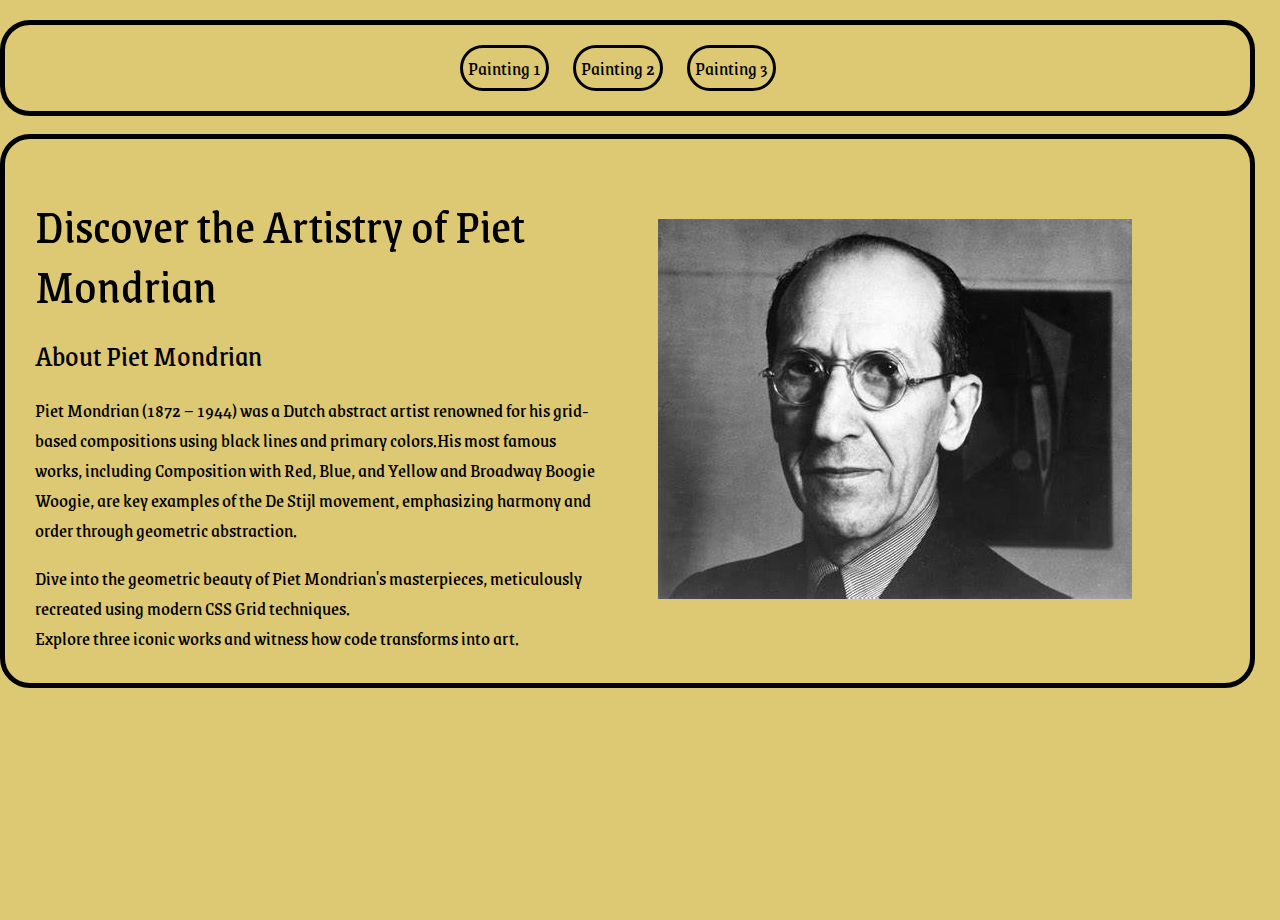
<file: index.html>
<!DOCTYPE html>
<html lang="en">
<head>
    <meta charset="UTF-8">
    <meta name="viewport" content="width=device-width, initial-scale=1.0">
    <title>Mondrian Web Grids</title>
    <link rel="stylesheet" href="./style.css">
    <link rel="preconnect" href="https://fonts.googleapis.com">
<link rel="preconnect" href="https://fonts.gstatic.com" crossorigin>
<link href="https://fonts.googleapis.com/css2?family=Grenze:ital,wght@0,100;0,200;0,300;0,400;0,500;0,600;0,700;0,800;0,900;1,100;1,200;1,300;1,400;1,500;1,600;1,700;1,800;1,900&display=swap" rel="stylesheet">
</head>
<body>
    <div class="header">
        <div class="container">
            <div class="navbar">
                <nav>
                    <ul>
                        <li><a href="./painting1.html">Painting 1</a></li>
                        <li><a href="./painting2.html">Painting 2</a></li>
                        <li><a href="./painting3.html">Painting 3</a></li>
                    </ul>
                </nav>
            </div>
            <br/>
            <div class="row">
                <div class="col-2">
                    <h1>Discover the Artistry of Piet Mondrian</h1>
                    <h2>About Piet Mondrian</h2>
                    <p>Piet Mondrian (1872 – 1944) was a Dutch abstract artist renowned for his grid-based compositions using black lines and primary colors.His most famous works, including Composition with Red, Blue, and Yellow and Broadway Boogie Woogie, are key examples of the De Stijl movement, emphasizing harmony and order through geometric abstraction.</p><br/>
                    <p>Dive into the geometric beauty of Piet Mondrian's masterpieces, meticulously recreated using modern CSS Grid techniques. <br/>Explore three iconic works and witness how code transforms into art.</p>
                </div>
                <div class="col-2">
                    <img src="./piet.jpeg">
                </div>
            </div>
        </div>
    </div>
</body>
</html>
</file>
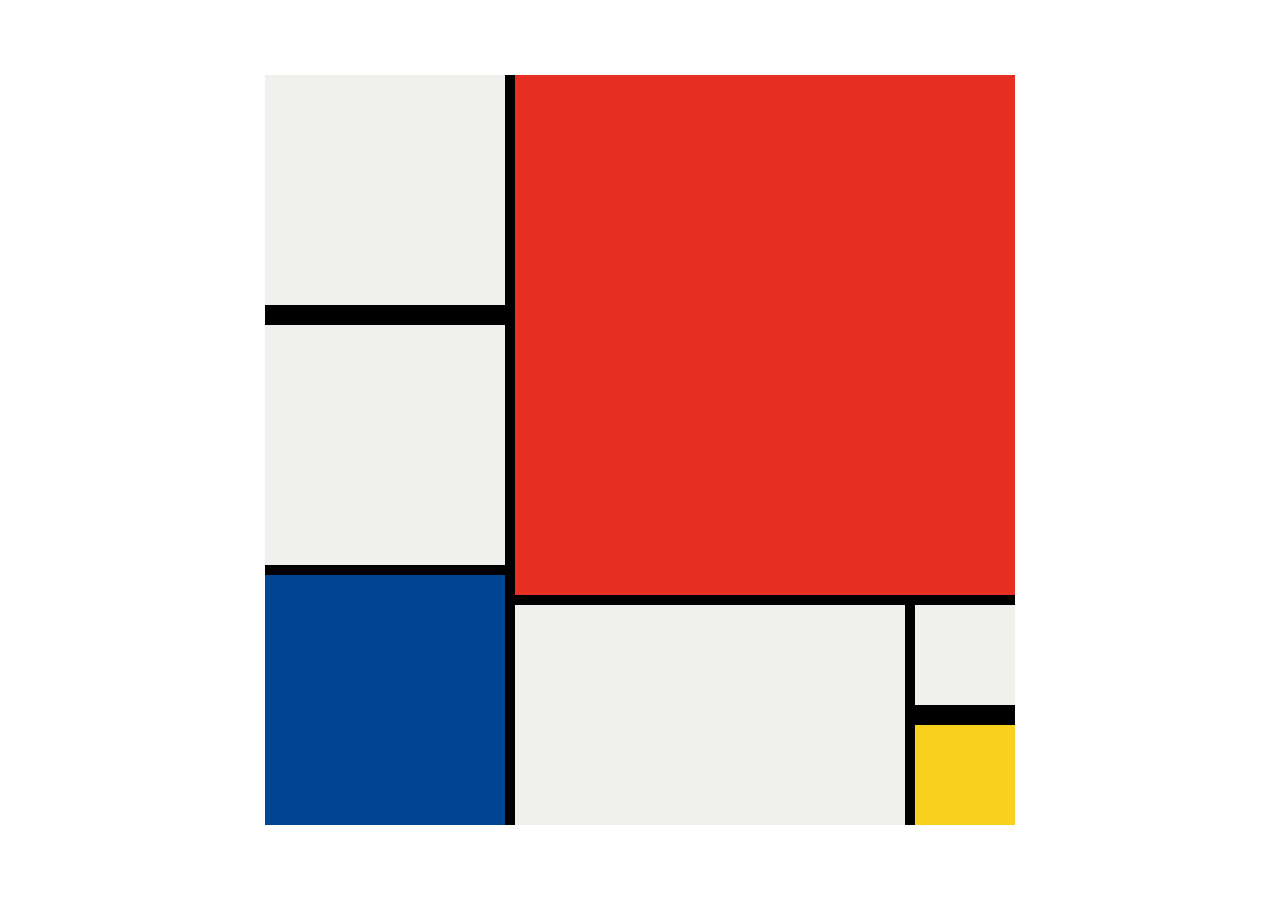
<file: painting1.html>
<!DOCTYPE html>
<head>
    <title>
        COMPOSITION II PIET MONDRIAN
    </title>
    <style>
        body{
            height: 100vh;
            margin: 0px;
            display: flex;
            align-items: center;
            justify-content: center;
            padding: 0px;
        }
        .container{
            height: 750px;
            width: 750px;
            background-color: #000;
            display: grid;
            grid-template-rows: 240px 240px 20px 110px 100px;
            grid-template-columns: 240px 390px 100px;
            gap: 10px;
        }

        .white{
            background-color: #F0F1EC;
        }
        .red{
            background-color: #e72f24;
            grid-area: span 3/span 2;
        }
        .blue{
            background-color: #004592;
            grid-row: span 3; 
        }
        #w1{
            margin-bottom: 10px
        }
        #w3{
            grid-row: span 2;
        }
        #w4{
            margin-bottom: 10px;
        }
        .yellow{
            background-color: #f9d01e;
        }
    </style>
</head>
<body>
    <div class="container">
        <div class="white" id="w1"></div>
        <div class="red"></div>
        <div class="white" id="w2"></div>
        <div class="blue"></div>
        <div class="white" id="w3"></div>
        <div class="white" id="w4"></div>
        <div class="yellow"></div>
    </div>
</body>
</html>
</file>
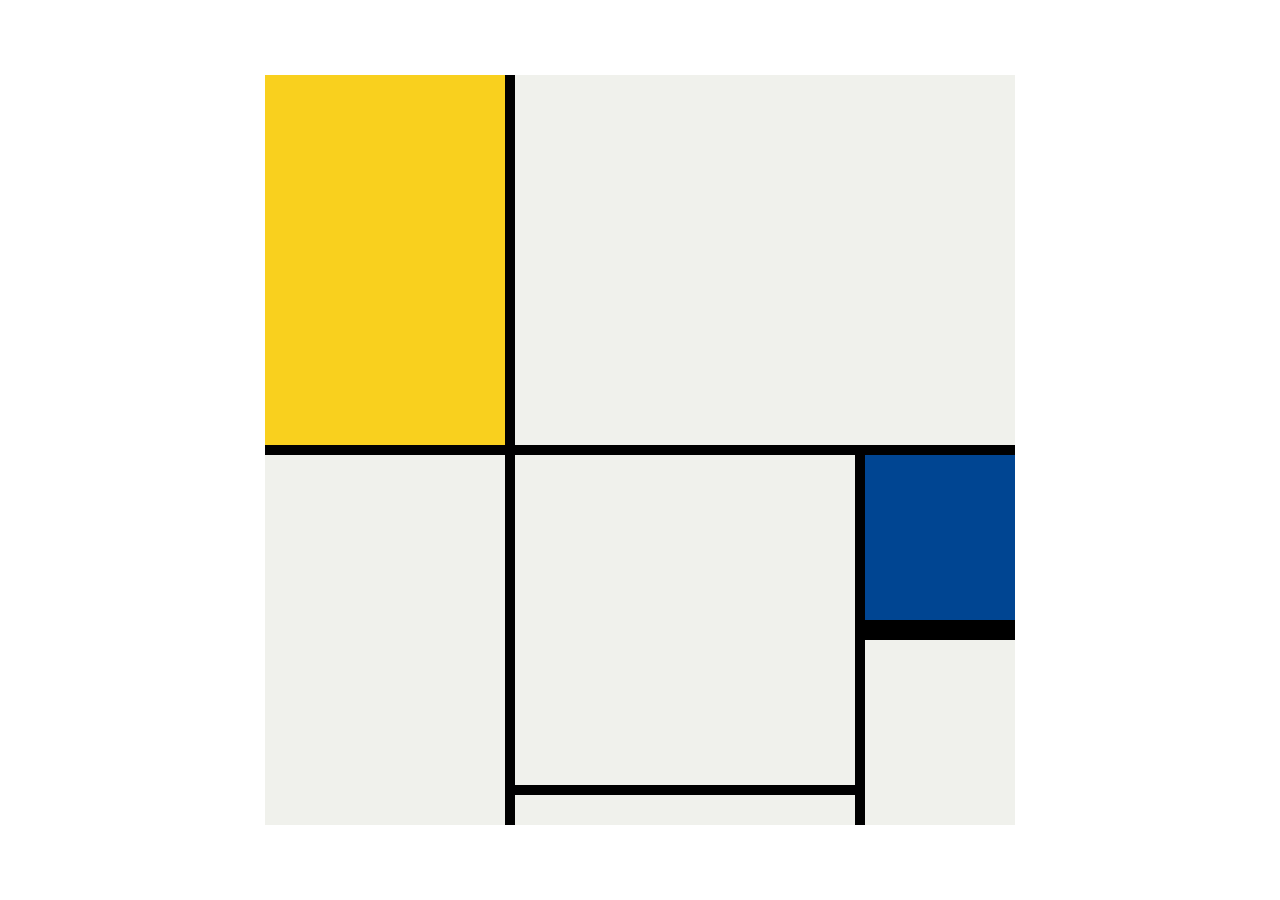
<file: painting2.html>
<!DOCTYPE html>
<head><title>COMPOSITION II BLUE AND YELLOW</title>
<STYLE>
    body{
        display: flex;
        align-items: center;
        justify-content: center;
        margin: 0px;
        padding: 0px;
        height: 100vh;
    }
    .container{
        display: grid;
        background-color: #000;
        height: 750px;
        width: 750px;
        grid-template-rows: 370px 175px 145px 30px; 
        grid-template-columns: 240px 340px 150px;
        gap: 10px;
    }
    .white{
        background-color: #f0f1ec;
    }
    .blue{
        background-color: #004592;
        margin-bottom: 10px;
        grid-column: span ;
    }
    .yellow{
        background-color: #f9d01e;
    }
    #w1{
        grid-column: span 2;
    }
    #w2{
        grid-row: span 3;
    }
    #w3{
        grid-row: span 2;
    }
    #w4{
        grid-row: span 2;
    }
</STYLE></head>
<body>
    <div class="container" >
        <div class="yellow"></div>
        <div class="white" id="w1"></div>
        <div class="white" id="w2"></div>
        <div class="white" id="w3"></div>
        <div class="blue"></div>
        <div class="white" id="w4"></div>
        <div class="white" id="w5"></div>
    </div>
</body>
</html>
</file>
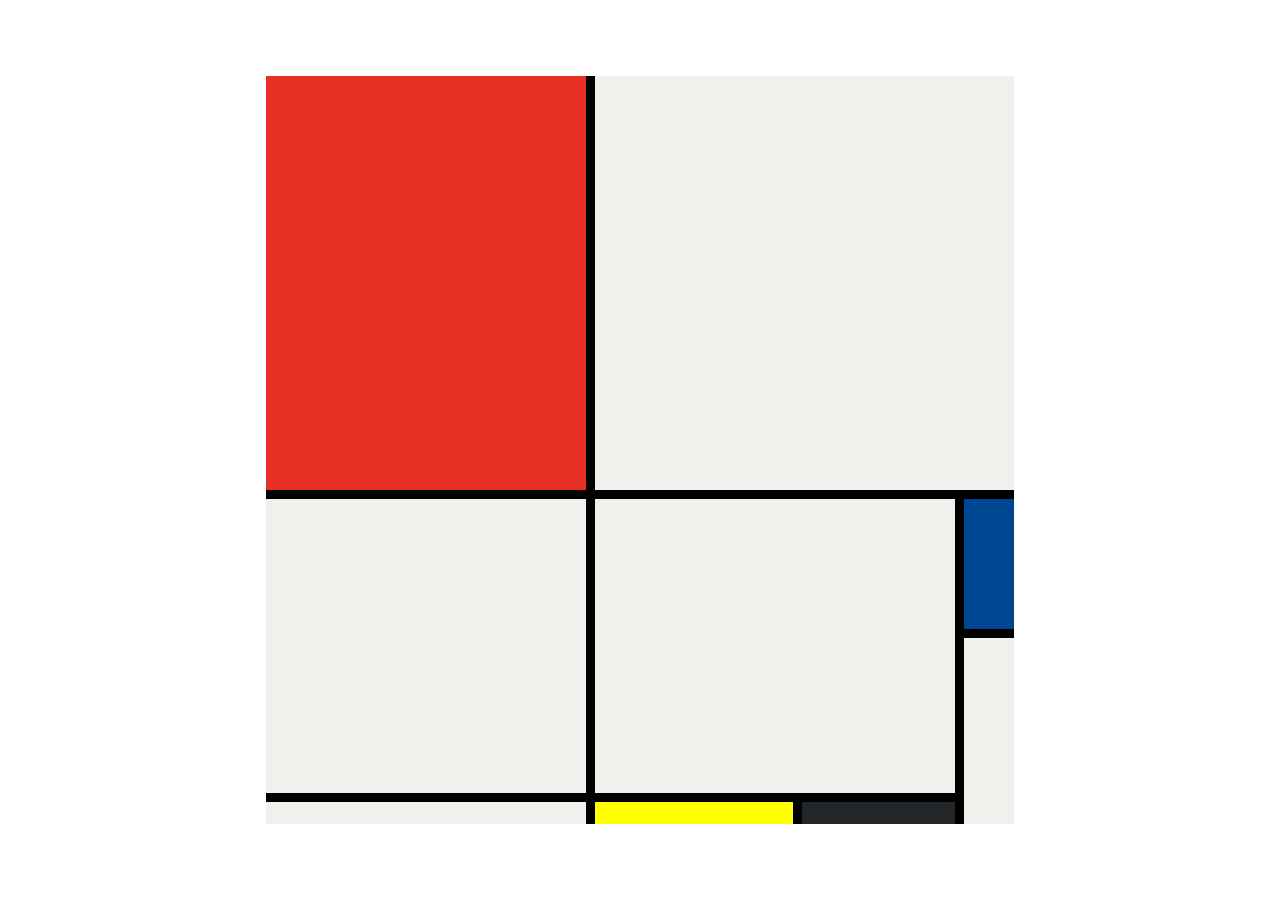
<file: painting3.html>
<!DOCTYPE html>
<html lang="en">

<head>
  <meta charset="UTF-8">
  <meta name="viewport" content="width=device-width, initial-scale=1.0">
  <title>Mondrian Project</title>
  <style>
    body{
      display: flex;
      justify-content: center;
      align-items: center;
      margin: 0px;
      padding: 0px;
      height: 100vh;
    }
    .container{
      display: grid;
      grid-template-rows: 414px 130px 155px 22px;
      grid-template-columns: 320px 198px 153px 50px;
      gap: 9px;
      height: 748px;
      background-color:#000;
      width: 748px;
    }
    .red{
      background-color: #E72F24;
    }
    .white{
      background-color: #F0F1EC;
    }
    #w2{
      grid-column: span 3;
    }
    #w3{
      grid-row: span 2;
    }
    #w4{
      grid-area: span 2/span 2;
    }
    .blue{
      background-color: #004592;
      margin-bottom: 10px solid #000;
    }
    .yellow{
      background-color: yellow;
    }
    #w6{
      grid-row: span 2;
    }
    .black{
      background-color: #232629;
    }
  </style>
</head>

<body>
   <div class="container">
    <div class="red" id="1"></div>
   <div class="white" id="w2"></div>
   <div class="white" id="w3"></div>
   <div class="white" id="w4"></div>
   <div class="blue" id="5"></div>
   <div class="white" id="w6"></div>
   <div class="white" id="7"></div>
   <div class="yellow" id="8"></div>
   <div class="black" id="w9"></div>
   </div>
</body>

</html>
</file>
<file: style.css>
*{
    margin: 0px;
    padding: 0px;
    box-sizing: border-box;
}

.navbar{
    display: flex;
    align-items: center;
    padding: 20px;
    border-radius: 30px;
    border: 5px solid black;
}
nav{
    flex: 1;
    text-align: center;
}
nav ul{
    list-style: none;
    display: inline-block;
}
nav ul li{
    display: inline-block;
    margin-right:20px;
    padding: 5px;
    border-radius: 30px;
    border: 3px solid black;
    font-size: 20px;
}
a{
    text-decoration: none;
    color:black;
    font-family: "Grenze", serif;
    font-weight: 400;
    font-style: normal;
}
p{
    color: black;
}
.container{
    max-width: 1300px;
    margin: auto;
    padding-left: 25 px;
    padding-right: 25px;
    height: 100vh;
}
.row{
    display: flex;
    align-items: center;
    flex-wrap: wrap;
    justify-content: space-around;
    border: 5px solid black;
    border-radius: 30px;
}
.col-2{
    flex-basis: 50%;
    min-width: 300px;
    padding: 30px;
}
.col-2 img{
    max-width: 100%;
    padding: 50px 0;
}
.col-2 h1{
    font-size: 50px;
    line-height: 60px;
    margin: 25px 0px;
    font-family: "Grenze", serif;
  font-weight: 400;
  font-style: normal;
}
.col-2 h2{
    font-size: 30px;
    line-height: 30px;
    margin: 25px 0px;
    font-family: "Grenze", serif;
  font-weight: 400;
  font-style: normal;}
.col-2 p{
    font-family: "Grenze", serif;
  font-weight: 400;
  font-style: normal;
  font-size: 20px;
}
.header{
    background-color:rgba(211, 183, 72, 0.766);
    padding-top: 20px;
}
</file>
